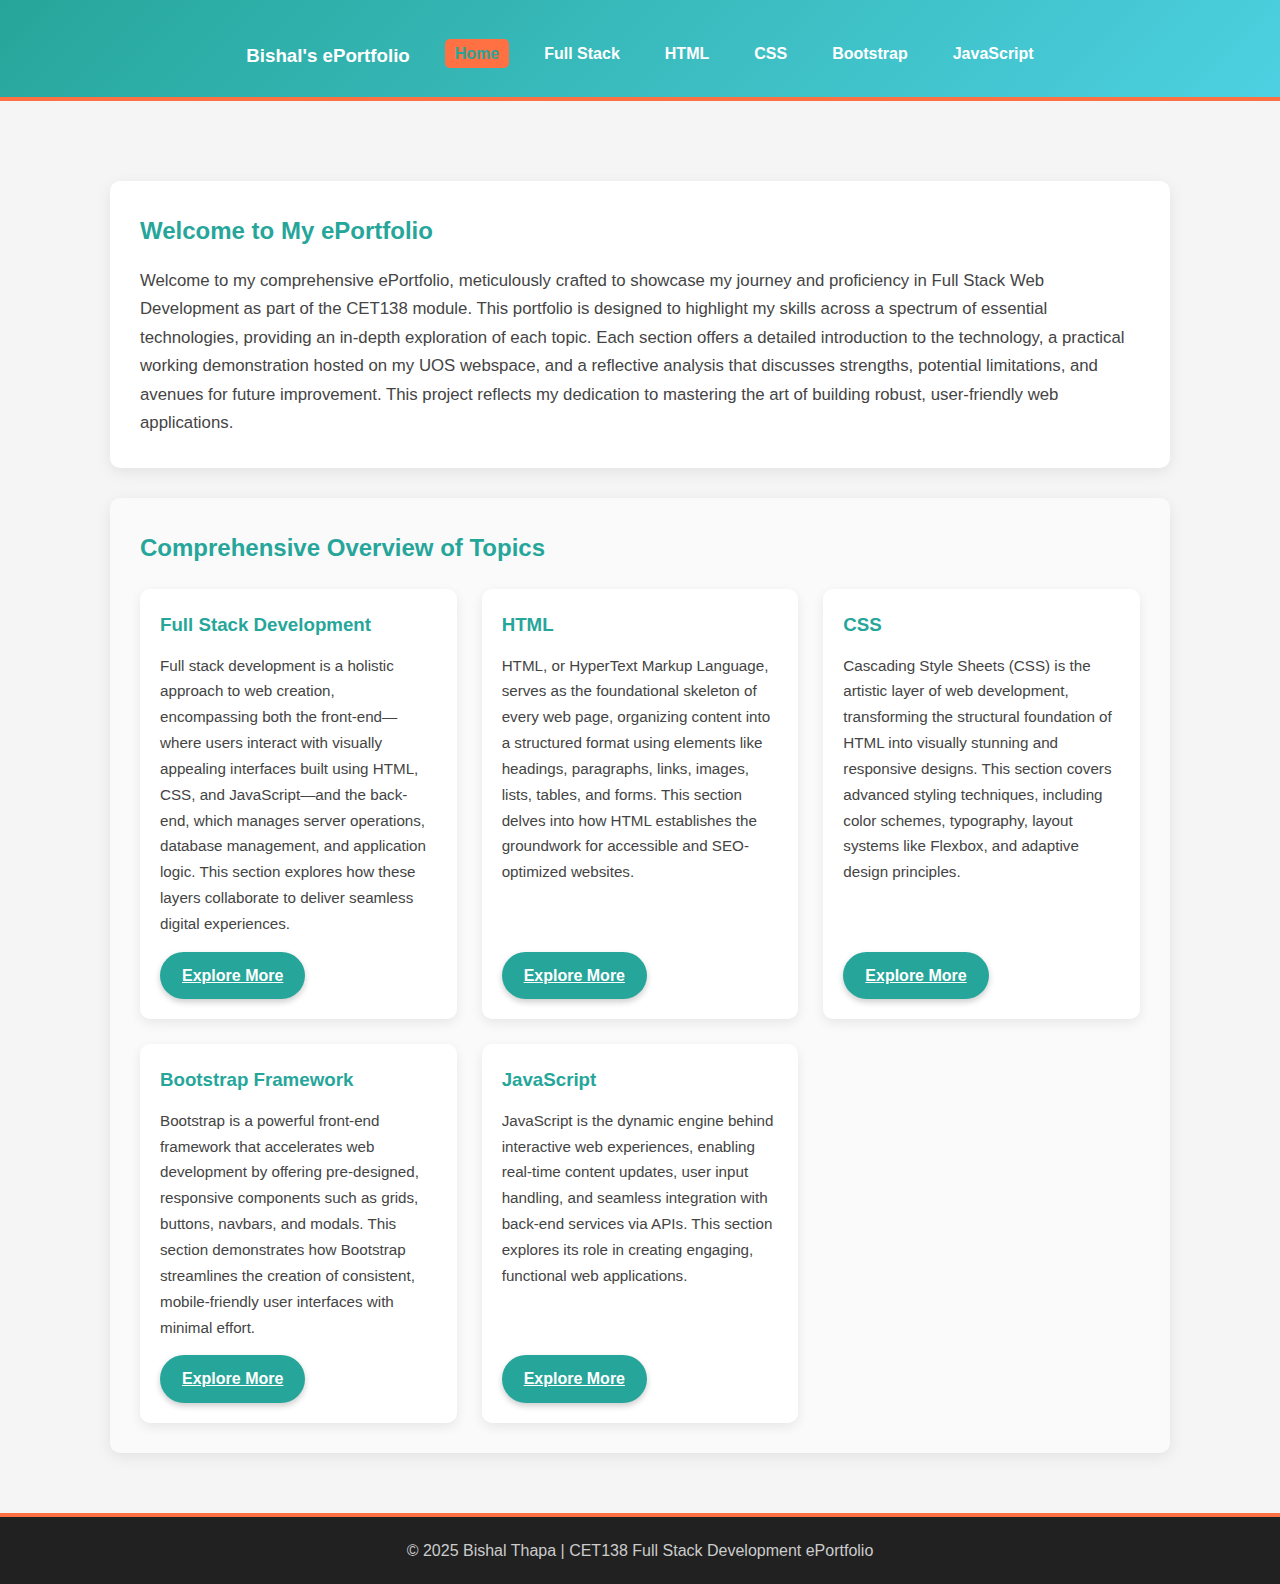
<file: index.html>
<!DOCTYPE html>
<html lang="en">
<head>
  <meta charset="UTF-8">
  <meta name="viewport" content="width=device-width, initial-scale=1.0">
  <title>Full Stack Development ePortfolio</title>
  <link rel="stylesheet" href="style.css">
</head>
<body>
  <header class="site-header">
    <nav>
      <ul class="nav-list">
        <h3><a href="index.html">Bishal's ePortfolio</a></h3>
        <li><a href="index.html" aria-current="page">Home</a></li>
        <li><a href="fullstack.html">Full Stack</a></li>
        <li><a href="htmlpage.html">HTML</a></li>
        <li><a href="css.html">CSS</a></li>
        <li><a href="bootstrap.html">Bootstrap</a></li>
        <li><a href="javascript.html">JavaScript</a></li>
      </ul>
    </nav>
  </header>

  <main class="container">
    <section>
      <h2>Welcome to My ePortfolio</h2>
      <p>Welcome to my comprehensive ePortfolio, meticulously crafted to showcase my journey and proficiency in Full Stack Web Development as part of the CET138 module. This portfolio is designed to highlight my skills across a spectrum of essential technologies, providing an in-depth exploration of each topic. Each section offers a detailed introduction to the technology, a practical working demonstration hosted on my UOS webspace, and a reflective analysis that discusses strengths, potential limitations, and avenues for future improvement. This project reflects my dedication to mastering the art of building robust, user-friendly web applications.</p>
    </section>

    <section>
      <h2>Comprehensive Overview of Topics</h2>
      <div class="topic-grid">
        <div class="topic-card">
          <h3>Full Stack Development</h3>
          <p>Full stack development is a holistic approach to web creation, encompassing both the front-end—where users interact with visually appealing interfaces built using HTML, CSS, and JavaScript—and the back-end, which manages server operations, database management, and application logic. This section explores how these layers collaborate to deliver seamless digital experiences.</p>
          <a href="fullstack.html" class="btn">Explore More</a>
        </div>
        <div class="topic-card">
          <h3>HTML</h3>
          <p>HTML, or HyperText Markup Language, serves as the foundational skeleton of every web page, organizing content into a structured format using elements like headings, paragraphs, links, images, lists, tables, and forms. This section delves into how HTML establishes the groundwork for accessible and SEO-optimized websites.</p>
          <a href="htmlpage.html" class="btn">Explore More</a>
        </div>
        <div class="topic-card">
          <h3>CSS</h3>
          <p>Cascading Style Sheets (CSS) is the artistic layer of web development, transforming the structural foundation of HTML into visually stunning and responsive designs. This section covers advanced styling techniques, including color schemes, typography, layout systems like Flexbox, and adaptive design principles.</p>
          <a href="css.html" class="btn">Explore More</a>
        </div>
        <div class="topic-card">
          <h3>Bootstrap Framework</h3>
          <p>Bootstrap is a powerful front-end framework that accelerates web development by offering pre-designed, responsive components such as grids, buttons, navbars, and modals. This section demonstrates how Bootstrap streamlines the creation of consistent, mobile-friendly user interfaces with minimal effort.</p>
          <a href="bootstrap.html" class="btn">Explore More</a>
        </div>
        <div class="topic-card">
          <h3>JavaScript</h3>
          <p>JavaScript is the dynamic engine behind interactive web experiences, enabling real-time content updates, user input handling, and seamless integration with back-end services via APIs. This section explores its role in creating engaging, functional web applications.</p>
          <a href="javascript.html" class="btn">Explore More</a>
        </div>
      </div>
    </section>
  </main>

  <footer class="site-footer">
    <p>© 2025 Bishal Thapa | CET138 Full Stack Development ePortfolio</p>
  </footer>
  <script type="text/javascript">
        var gk_isXlsx = false;
        var gk_xlsxFileLookup = {};
        var gk_fileData = {};
        function filledCell(cell) {
          return cell !== '' && cell != null;
        }
        function loadFileData(filename) {
        if (gk_isXlsx && gk_xlsxFileLookup[filename]) {
            try {
                var workbook = XLSX.read(gk_fileData[filename], { type: 'base64' });
                var firstSheetName = workbook.SheetNames[0];
                var worksheet = workbook.Sheets[firstSheetName];

                // Convert sheet to JSON to filter blank rows
                var jsonData = XLSX.utils.sheet_to_json(worksheet, { header: 1, blankrows: false, defval: '' });
                // Filter out blank rows (rows where all cells are empty, null, or undefined)
                var filteredData = jsonData.filter(row => row.some(filledCell));

                // Heuristic to find the header row by ignoring rows with fewer filled cells than the next row
                var headerRowIndex = filteredData.findIndex((row, index) =>
                  row.filter(filledCell).length >= filteredData[index + 1]?.filter(filledCell).length
                );
                // Fallback
                if (headerRowIndex === -1 || headerRowIndex > 25) {
                  headerRowIndex = 0;
                }

                // Convert filtered JSON back to CSV
                var csv = XLSX.utils.aoa_to_sheet(filteredData.slice(headerRowIndex)); // Create a new sheet from filtered array of arrays
                csv = XLSX.utils.sheet_to_csv(csv, { header: 1 });
                return csv;
            } catch (e) {
                console.error(e);
                return "";
            }
        }
        return gk_fileData[filename] || "";
        }
        </script>
</body>
</html>
</file>
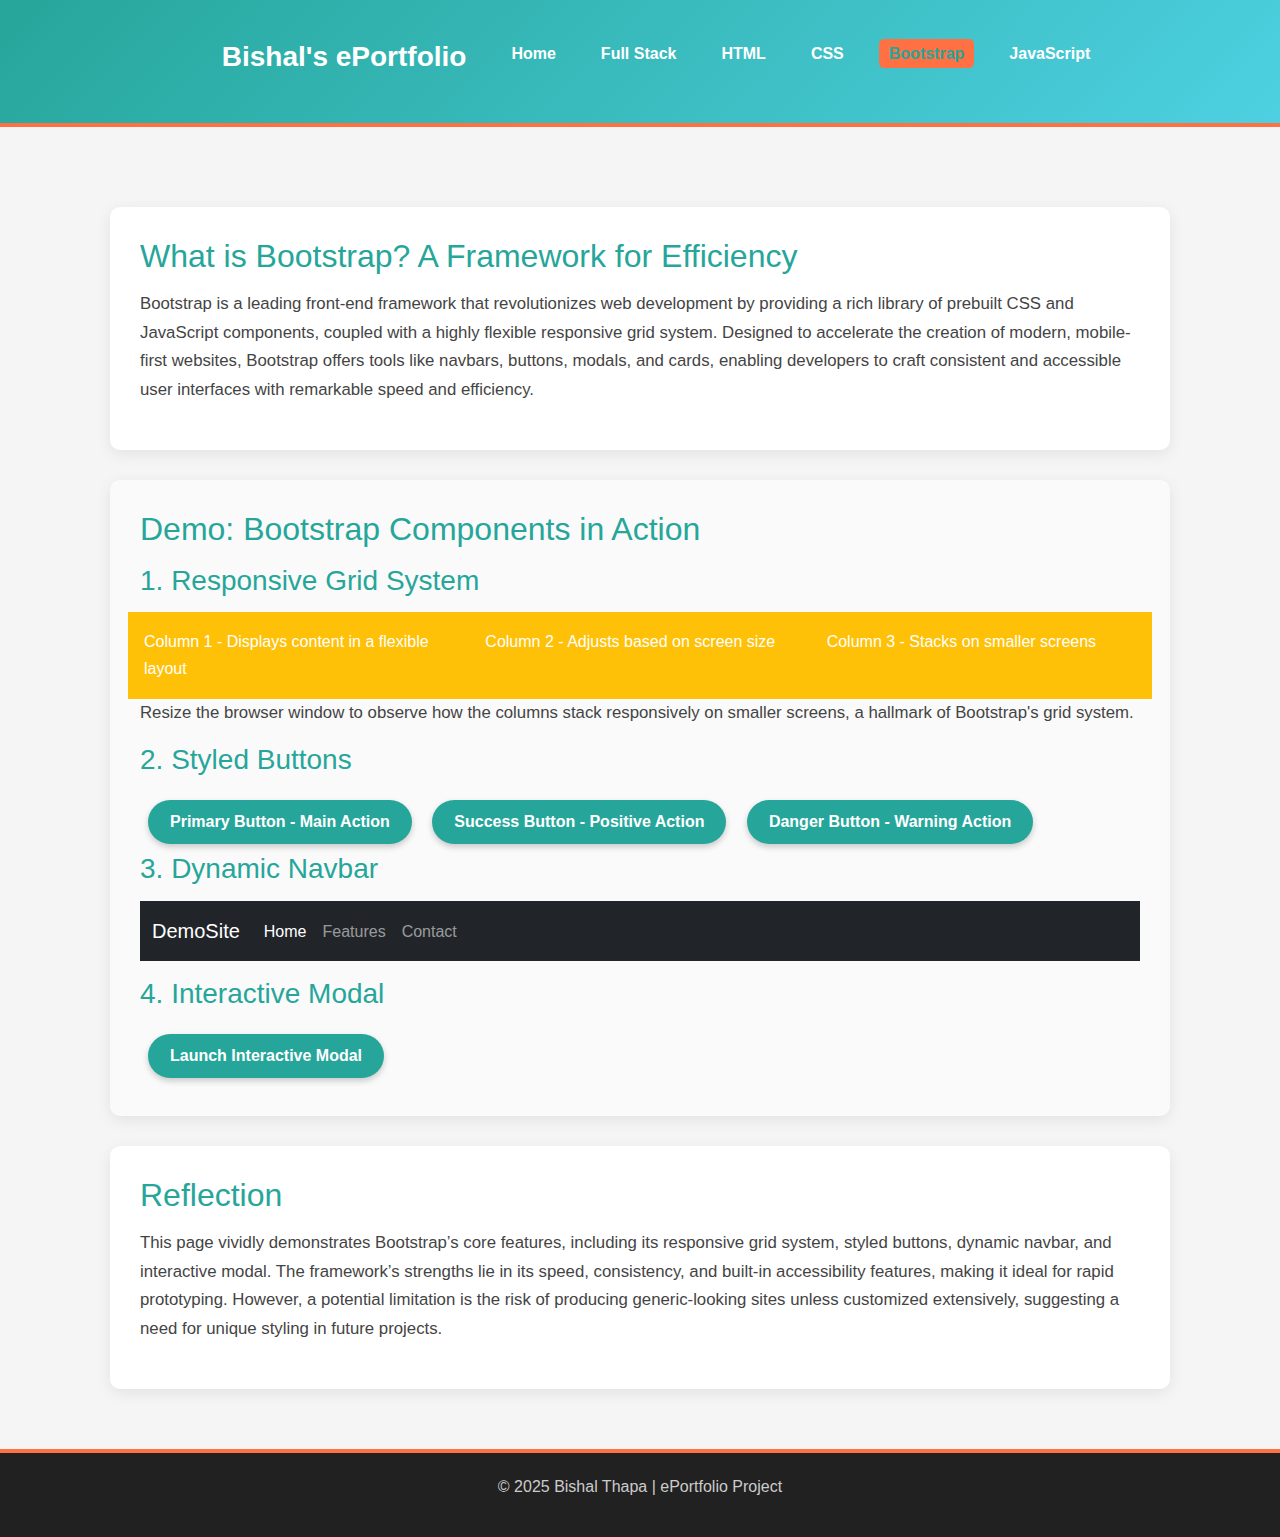
<file: bootstrap.html>
<!DOCTYPE html>
<html lang="en">
<head>
  <meta charset="UTF-8">
  <meta name="viewport" content="width=device-width, initial-scale=1.0">
  <title>Bishal's ePortfolio</title>
  <link href="https://cdn.jsdelivr.net/npm/bootstrap@5.3.0/dist/css/bootstrap.min.css" rel="stylesheet">
  <link rel="stylesheet" href="style.css">
</head>
<body>
  <header class="site-header">
    <nav>
      <ul class="nav-list">
        <h3><a href="index.html">Bishal's ePortfolio</a></h3>
        <li><a href="index.html">Home</a></li>
        <li><a href="fullstack.html">Full Stack</a></li>
        <li><a href="htmlpage.html">HTML</a></li>
        <li><a href="css.html">CSS</a></li>
        <li><a href="bootstrap.html" aria-current="page">Bootstrap</a></li>
        <li><a href="javascript.html">JavaScript</a></li>
      </ul>
    </nav>
  </header>

  <main class="container">
    <section>
      <h2>What is Bootstrap? A Framework for Efficiency</h2>
      <p>Bootstrap is a leading front-end framework that revolutionizes web development by providing a rich library of prebuilt CSS and JavaScript components, coupled with a highly flexible responsive grid system. Designed to accelerate the creation of modern, mobile-first websites, Bootstrap offers tools like navbars, buttons, modals, and cards, enabling developers to craft consistent and accessible user interfaces with remarkable speed and efficiency.</p>
    </section>

    <section>
      <h2>Demo: Bootstrap Components in Action</h2>
      <h3>1. Responsive Grid System</h3>
      <div class="row">
        <div class="col-md-4 p-3 bg-warning text-white">Column 1 - Displays content in a flexible layout</div>
        <div class="col-md-4 p-3 bg-warning text-white">Column 2 - Adjusts based on screen size</div>
        <div class="col-md-4 p-3 bg-warning text-white">Column 3 - Stacks on smaller screens</div>
      </div>
      <p>Resize the browser window to observe how the columns stack responsively on smaller screens, a hallmark of Bootstrap's grid system.</p>

      <h3>2. Styled Buttons</h3>
      <button type="button" class="btn btn-primary m-2">Primary Button - Main Action</button>
      <button type="button" class="btn btn-success m-2">Success Button - Positive Action</button>
      <button type="button" class="btn btn-danger m-2">Danger Button - Warning Action</button>

      <h3>3. Dynamic Navbar</h3>
      <nav class="navbar navbar-expand-lg navbar-dark bg-dark my-3" aria-label="Demo navigation bar">
        <div class="container-fluid">
          <a class="navbar-brand" href="#">DemoSite</a>
          <button class="navbar-toggler" type="button" data-bs-toggle="collapse" data-bs-target="#navbarDemo"
                  aria-controls="navbarDemo" aria-expanded="false" aria-label="Toggle navigation">
            <span class="navbar-toggler-icon"></span>
          </button>
          <div class="collapse navbar-collapse" id="navbarDemo">
            <ul class="navbar-nav me-auto mb-2 mb-lg-0">
              <li class="nav-item"><a class="nav-link active" href="#">Home</a></li>
              <li class="nav-item"><a class="nav-link" href="#">Features</a></li>
              <li class="nav-item"><a class="nav-link" href="#">Contact</a></li>
            </ul>
          </div>
        </div>
      </nav>

      <h3>4. Interactive Modal</h3>
      <button type="button" class="btn btn-primary m-2" data-bs-toggle="modal" data-bs-target="#exampleModal">
        Launch Interactive Modal
      </button>

      <div class="modal fade" id="exampleModal" tabindex="-1" aria-labelledby="exampleModalLabel" aria-hidden="true">
        <div class="modal-dialog">
          <div class="modal-content">
            <div class="modal-header">
              <h5 class="modal-title" id="exampleModalLabel">Bootstrap Modal Example</h5>
              <button type="button" class="btn-close" data-bs-dismiss="modal" aria-label="Close"></button>
            </div>
            <div class="modal-body">
              This modal dialog serves as an interactive popup, demonstrating Bootstrap's capability to create engaging user interfaces for notifications or forms.
            </div>
            <div class="modal-footer">
              <button type="button" class="btn btn-secondary" data-bs-dismiss="modal">Close Modal</button>
              <button type="button" class="btn btn-primary">Save Changes</button>
            </div>
          </div>
        </div>
      </div>
    </section>

    <section>
      <h2>Reflection</h2>
      <p>This page vividly demonstrates Bootstrap’s core features, including its responsive grid system, styled buttons, dynamic navbar, and interactive modal. The framework’s strengths lie in its speed, consistency, and built-in accessibility features, making it ideal for rapid prototyping. However, a potential limitation is the risk of producing generic-looking sites unless customized extensively, suggesting a need for unique styling in future projects.</p>
    </section>
  </main>

  <footer class="site-footer">
    <p>© 2025 Bishal Thapa | ePortfolio Project</p>
  </footer>
  <script type="text/javascript">
        var gk_isXlsx = false;
        var gk_xlsxFileLookup = {};
        var gk_fileData = {};
        function filledCell(cell) {
          return cell !== '' && cell != null;
        }
        function loadFileData(filename) {
        if (gk_isXlsx && gk_xlsxFileLookup[filename]) {
            try {
                var workbook = XLSX.read(gk_fileData[filename], { type: 'base64' });
                var firstSheetName = workbook.SheetNames[0];
                var worksheet = workbook.Sheets[firstSheetName];

                // Convert sheet to JSON to filter blank rows
                var jsonData = XLSX.utils.sheet_to_json(worksheet, { header: 1, blankrows: false, defval: '' });
                // Filter out blank rows (rows where all cells are empty, null, or undefined)
                var filteredData = jsonData.filter(row => row.some(filledCell));

                // Heuristic to find the header row by ignoring rows with fewer filled cells than the next row
                var headerRowIndex = filteredData.findIndex((row, index) =>
                  row.filter(filledCell).length >= filteredData[index + 1]?.filter(filledCell).length
                );
                // Fallback
                if (headerRowIndex === -1 || headerRowIndex > 25) {
                  headerRowIndex = 0;
                }

                // Convert filtered JSON back to CSV
                var csv = XLSX.utils.aoa_to_sheet(filteredData.slice(headerRowIndex)); // Create a new sheet from filtered array of arrays
                csv = XLSX.utils.sheet_to_csv(csv, { header: 1 });
                return csv;
            } catch (e) {
                console.error(e);
                return "";
            }
        }
        return gk_fileData[filename] || "";
        }
        </script>
  <script src="https://cdn.jsdelivr.net/npm/bootstrap@5.3.0/dist/js/bootstrap.bundle.min.js"></script>
</body>
</html>
</file>
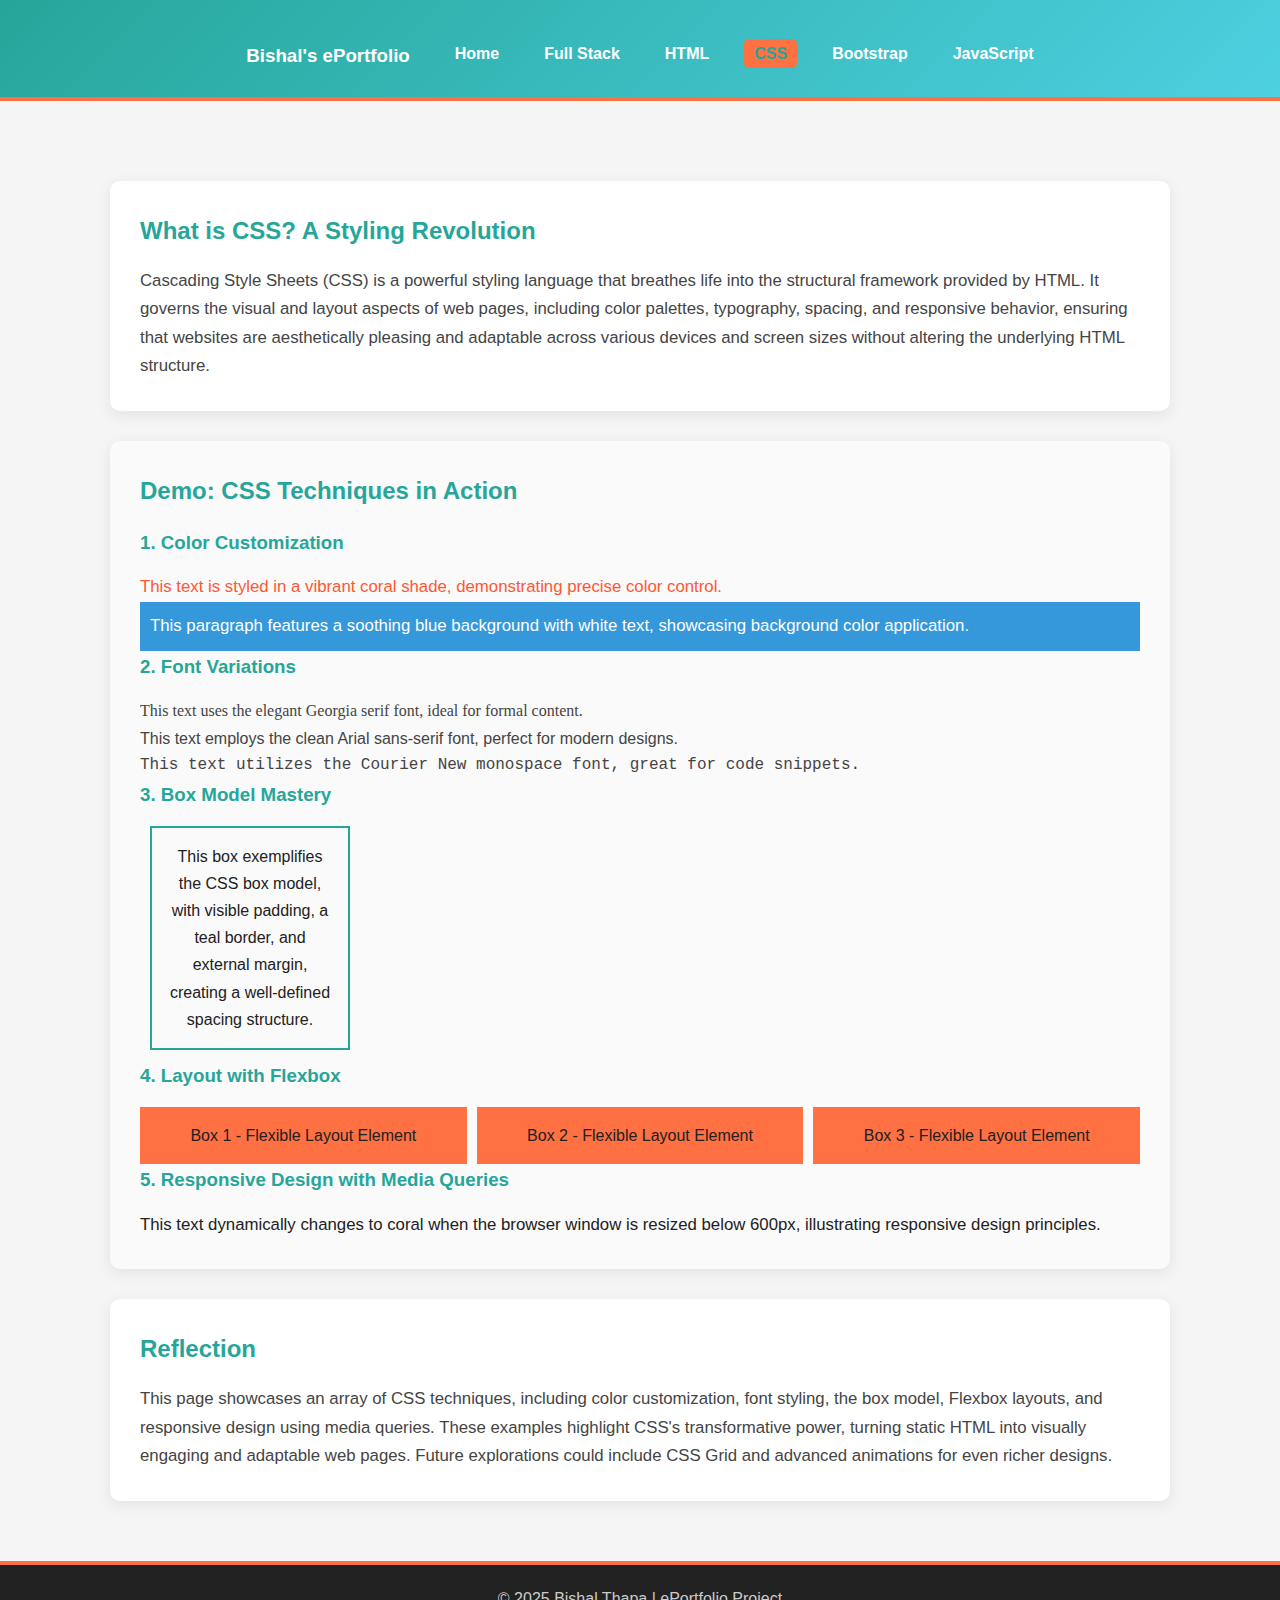
<file: css.html>
<!DOCTYPE html>
<html lang="en">
<head>
  <meta charset="UTF-8">
  <meta name="viewport" content="width=device-width, initial-scale=1.0">
  <title>Bishal's ePortfolio</title>
  <link rel="stylesheet" href="style.css">
</head>
<body>
  <header class="site-header">
    <nav>
      <ul class="nav-list">
        <h3><a href="index.html">Bishal's ePortfolio</a></h3>
        <li><a href="index.html">Home</a></li>
        <li><a href="fullstack.html">Full Stack</a></li>
        <li><a href="htmlpage.html">HTML</a></li>
        <li><a href="css.html" aria-current="page">CSS</a></li>
        <li><a href="bootstrap.html">Bootstrap</a></li>
        <li><a href="javascript.html">JavaScript</a></li>
      </ul>
    </nav>
  </header>

  <main class="container">
    <section>
      <h2>What is CSS? A Styling Revolution</h2>
      <p>Cascading Style Sheets (CSS) is a powerful styling language that breathes life into the structural framework provided by HTML. It governs the visual and layout aspects of web pages, including color palettes, typography, spacing, and responsive behavior, ensuring that websites are aesthetically pleasing and adaptable across various devices and screen sizes without altering the underlying HTML structure.</p>
    </section>

    <section>
      <h2>Demo: CSS Techniques in Action</h2>
      <h3>1. Color Customization</h3>
      <p style="color: #FF5733;">This text is styled in a vibrant coral shade, demonstrating precise color control.</p>
      <p style="background-color: #3498DB; color: #FFFFFF; padding: 10px;">This paragraph features a soothing blue background with white text, showcasing background color application.</p>

      <h3>2. Font Variations</h3>
      <p style="font-family: 'Georgia', serif; font-size: 16px;">This text uses the elegant Georgia serif font, ideal for formal content.</p>
      <p style="font-family: 'Arial', sans-serif; font-size: 16px;">This text employs the clean Arial sans-serif font, perfect for modern designs.</p>
      <p style="font-family: 'Courier New', monospace; font-size: 16px;">This text utilizes the Courier New monospace font, great for code snippets.</p>

      <h3>3. Box Model Mastery</h3>
      <div style="padding: 15px; border: 2px solid #26A69A; margin: 10px; width: 200px; text-align: center;">This box exemplifies the CSS box model, with visible padding, a teal border, and external margin, creating a well-defined spacing structure.</div>

      <h3>4. Layout with Flexbox</h3>
      <div style="display: flex; gap: 10px; justify-content: space-between; width: 100%;">
        <div style="background: #FF7043; padding: 15px; flex: 1; text-align: center;">Box 1 - Flexible Layout Element</div>
        <div style="background: #FF7043; padding: 15px; flex: 1; text-align: center;">Box 2 - Flexible Layout Element</div>
        <div style="background: #FF7043; padding: 15px; flex: 1; text-align: center;">Box 3 - Flexible Layout Element</div>
      </div>

      <h3>5. Responsive Design with Media Queries</h3>
      <p id="responsive-text">This text dynamically changes to coral when the browser window is resized below 600px, illustrating responsive design principles.</p>
    </section>

    <section>
      <h2>Reflection</h2>
      <p>This page showcases an array of CSS techniques, including color customization, font styling, the box model, Flexbox layouts, and responsive design using media queries. These examples highlight CSS's transformative power, turning static HTML into visually engaging and adaptable web pages. Future explorations could include CSS Grid and advanced animations for even richer designs.</p>
    </section>
  </main>

  <footer class="site-footer">
    <p>© 2025 Bishal Thapa | ePortfolio Project</p>
  </footer>
  <script>
    const text = document.getElementById('responsive-text');
    function updateColor() {
      text.style.color = window.innerWidth < 600 ? '#FF7043' : '#212121';
    }
    updateColor();
    window.addEventListener('resize', updateColor);
  </script>
  <script type="text/javascript">
        var gk_isXlsx = false;
        var gk_xlsxFileLookup = {};
        var gk_fileData = {};
        function filledCell(cell) {
          return cell !== '' && cell != null;
        }
        function loadFileData(filename) {
        if (gk_isXlsx && gk_xlsxFileLookup[filename]) {
            try {
                var workbook = XLSX.read(gk_fileData[filename], { type: 'base64' });
                var firstSheetName = workbook.SheetNames[0];
                var worksheet = workbook.Sheets[firstSheetName];

                // Convert sheet to JSON to filter blank rows
                var jsonData = XLSX.utils.sheet_to_json(worksheet, { header: 1, blankrows: false, defval: '' });
                // Filter out blank rows (rows where all cells are empty, null, or undefined)
                var filteredData = jsonData.filter(row => row.some(filledCell));

                // Heuristic to find the header row by ignoring rows with fewer filled cells than the next row
                var headerRowIndex = filteredData.findIndex((row, index) =>
                  row.filter(filledCell).length >= filteredData[index + 1]?.filter(filledCell).length
                );
                // Fallback
                if (headerRowIndex === -1 || headerRowIndex > 25) {
                  headerRowIndex = 0;
                }

                // Convert filtered JSON back to CSV
                var csv = XLSX.utils.aoa_to_sheet(filteredData.slice(headerRowIndex)); // Create a new sheet from filtered array of arrays
                csv = XLSX.utils.sheet_to_csv(csv, { header: 1 });
                return csv;
            } catch (e) {
                console.error(e);
                return "";
            }
        }
        return gk_fileData[filename] || "";
        }
        </script>
</body>
</html>
</file>
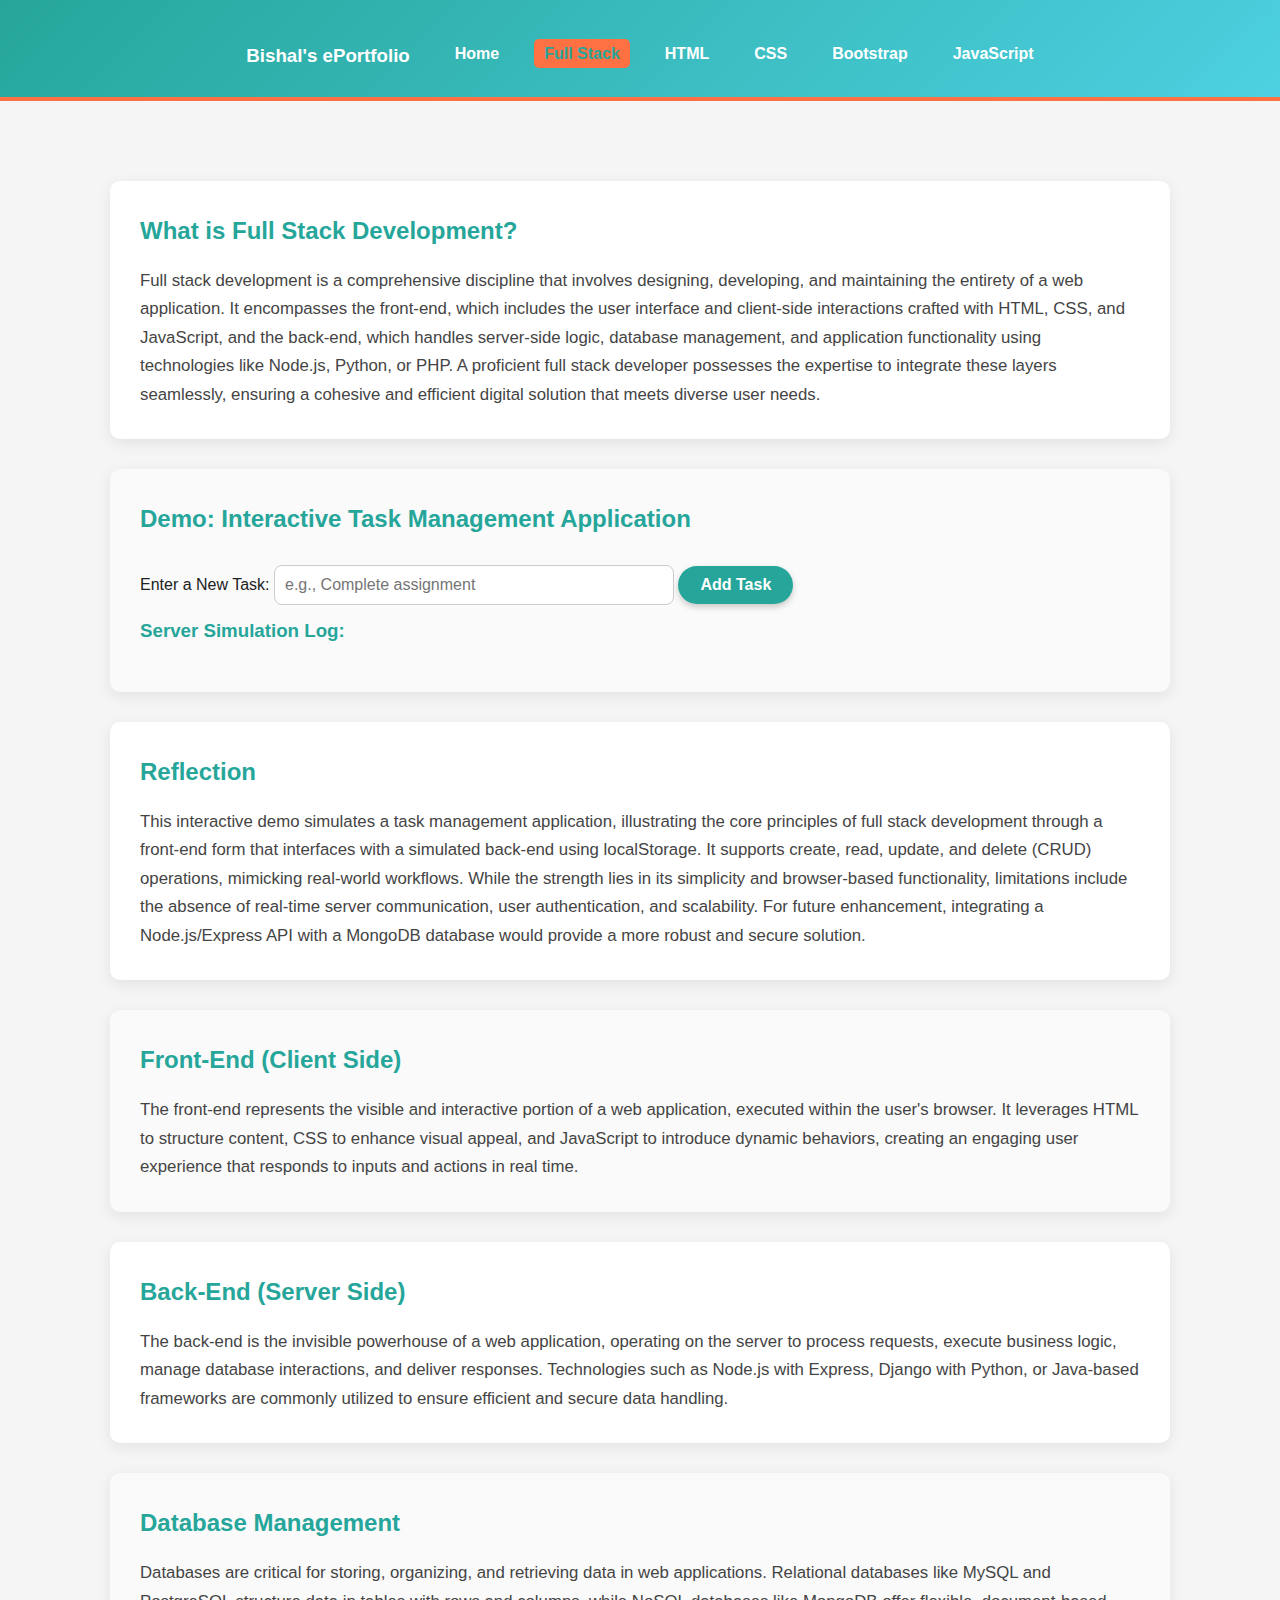
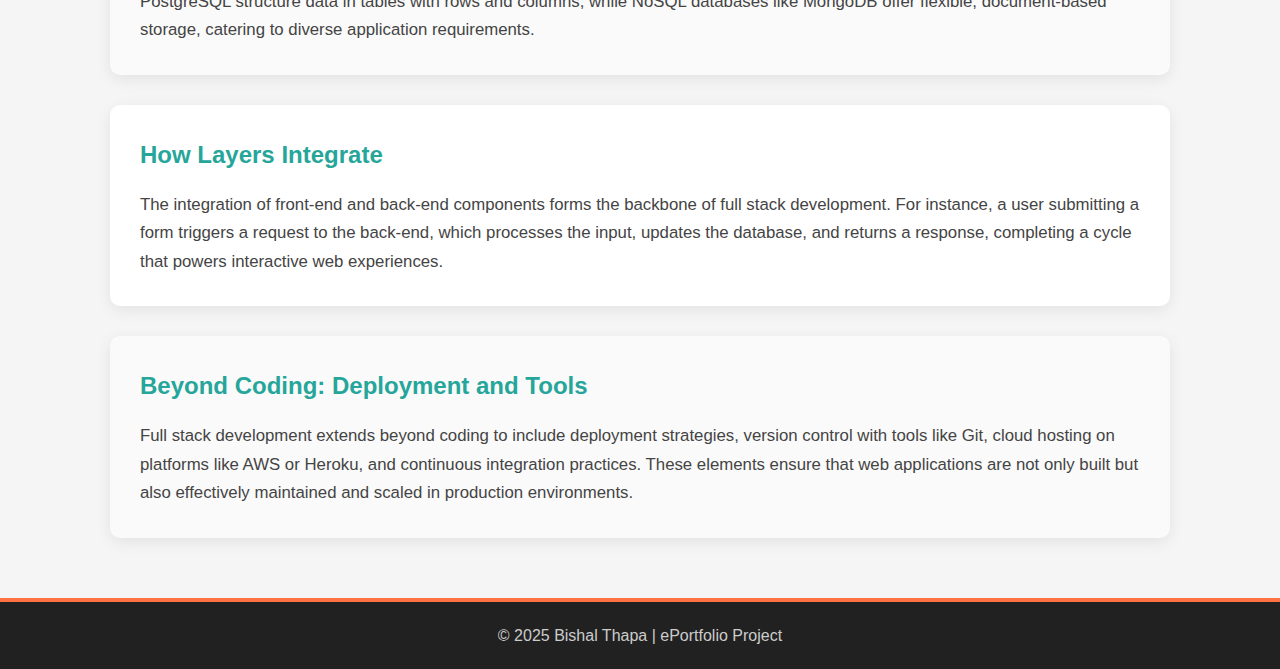
<file: fullstack.html>
<!DOCTYPE html>
<html lang="en">
<head>
  <meta charset="UTF-8">
  <meta name="viewport" content="width=device-width, initial-scale=1.0">
  <title>Bishal's ePortfolio</title>
  <link rel="stylesheet" href="style.css">
</head>
<body>
  <header class="site-header">
    <nav>
      <ul class="nav-list">
        <h3><a href="index.html">Bishal's ePortfolio</a></h3>
        <li><a href="index.html">Home</a></li>
        <li><a href="fullstack.html" aria-current="page">Full Stack</a></li>
        <li><a href="htmlpage.html">HTML</a></li>
        <li><a href="css.html">CSS</a></li>
        <li><a href="bootstrap.html">Bootstrap</a></li>
        <li><a href="javascript.html">JavaScript</a></li>
      </ul>
    </nav>
  </header>

  <main class="container">
    <section>
      <h2>What is Full Stack Development?</h2>
      <p>Full stack development is a comprehensive discipline that involves designing, developing, and maintaining the entirety of a web application. It encompasses the front-end, which includes the user interface and client-side interactions crafted with HTML, CSS, and JavaScript, and the back-end, which handles server-side logic, database management, and application functionality using technologies like Node.js, Python, or PHP. A proficient full stack developer possesses the expertise to integrate these layers seamlessly, ensuring a cohesive and efficient digital solution that meets diverse user needs.</p>
    </section>

    <section>
      <h2>Demo: Interactive Task Management Application</h2>
      <form id="taskForm">
        <label for="taskInput">Enter a New Task:</label>
        <input type="text" id="taskInput" placeholder="e.g., Complete assignment" required>
        <button type="submit">Add Task</button>
      </form>
      <ul id="taskList"></ul>
      <div id="serverLog">
        <h3>Server Simulation Log:</h3>
      </div>
    </section>

    <section>
      <h2>Reflection</h2>
      <p>This interactive demo simulates a task management application, illustrating the core principles of full stack development through a front-end form that interfaces with a simulated back-end using localStorage. It supports create, read, update, and delete (CRUD) operations, mimicking real-world workflows. While the strength lies in its simplicity and browser-based functionality, limitations include the absence of real-time server communication, user authentication, and scalability. For future enhancement, integrating a Node.js/Express API with a MongoDB database would provide a more robust and secure solution.</p>
    </section>

    <section>
      <h2>Front-End (Client Side)</h2>
      <p>The front-end represents the visible and interactive portion of a web application, executed within the user's browser. It leverages HTML to structure content, CSS to enhance visual appeal, and JavaScript to introduce dynamic behaviors, creating an engaging user experience that responds to inputs and actions in real time.</p>
    </section>

    <section>
      <h2>Back-End (Server Side)</h2>
      <p>The back-end is the invisible powerhouse of a web application, operating on the server to process requests, execute business logic, manage database interactions, and deliver responses. Technologies such as Node.js with Express, Django with Python, or Java-based frameworks are commonly utilized to ensure efficient and secure data handling.</p>
    </section>

    <section>
      <h2>Database Management</h2>
      <p>Databases are critical for storing, organizing, and retrieving data in web applications. Relational databases like MySQL and PostgreSQL structure data in tables with rows and columns, while NoSQL databases like MongoDB offer flexible, document-based storage, catering to diverse application requirements.</p>
    </section>

    <section>
      <h2>How Layers Integrate</h2>
      <p>The integration of front-end and back-end components forms the backbone of full stack development. For instance, a user submitting a form triggers a request to the back-end, which processes the input, updates the database, and returns a response, completing a cycle that powers interactive web experiences.</p>
    </section>

    <section>
      <h2>Beyond Coding: Deployment and Tools</h2>
      <p>Full stack development extends beyond coding to include deployment strategies, version control with tools like Git, cloud hosting on platforms like AWS or Heroku, and continuous integration practices. These elements ensure that web applications are not only built but also effectively maintained and scaled in production environments.</p>
    </section>
  </main>

  <footer class="site-footer">
    <p>© 2025 Bishal Thapa | ePortfolio Project</p>
  </footer>
  <script src="fullstack-demo.js"></script>
  <script type="text/javascript">
        var gk_isXlsx = false;
        var gk_xlsxFileLookup = {};
        var gk_fileData = {};
        function filledCell(cell) {
          return cell !== '' && cell != null;
        }
        function loadFileData(filename) {
        if (gk_isXlsx && gk_xlsxFileLookup[filename]) {
            try {
                var workbook = XLSX.read(gk_fileData[filename], { type: 'base64' });
                var firstSheetName = workbook.SheetNames[0];
                var worksheet = workbook.Sheets[firstSheetName];

                // Convert sheet to JSON to filter blank rows
                var jsonData = XLSX.utils.sheet_to_json(worksheet, { header: 1, blankrows: false, defval: '' });
                // Filter out blank rows (rows where all cells are empty, null, or undefined)
                var filteredData = jsonData.filter(row => row.some(filledCell));

                // Heuristic to find the header row by ignoring rows with fewer filled cells than the next row
                var headerRowIndex = filteredData.findIndex((row, index) =>
                  row.filter(filledCell).length >= filteredData[index + 1]?.filter(filledCell).length
                );
                // Fallback
                if (headerRowIndex === -1 || headerRowIndex > 25) {
                  headerRowIndex = 0;
                }

                // Convert filtered JSON back to CSV
                var csv = XLSX.utils.aoa_to_sheet(filteredData.slice(headerRowIndex)); // Create a new sheet from filtered array of arrays
                csv = XLSX.utils.sheet_to_csv(csv, { header: 1 });
                return csv;
            } catch (e) {
                console.error(e);
                return "";
            }
        }
        return gk_fileData[filename] || "";
        }
        </script>
</body>
</html>
</file>
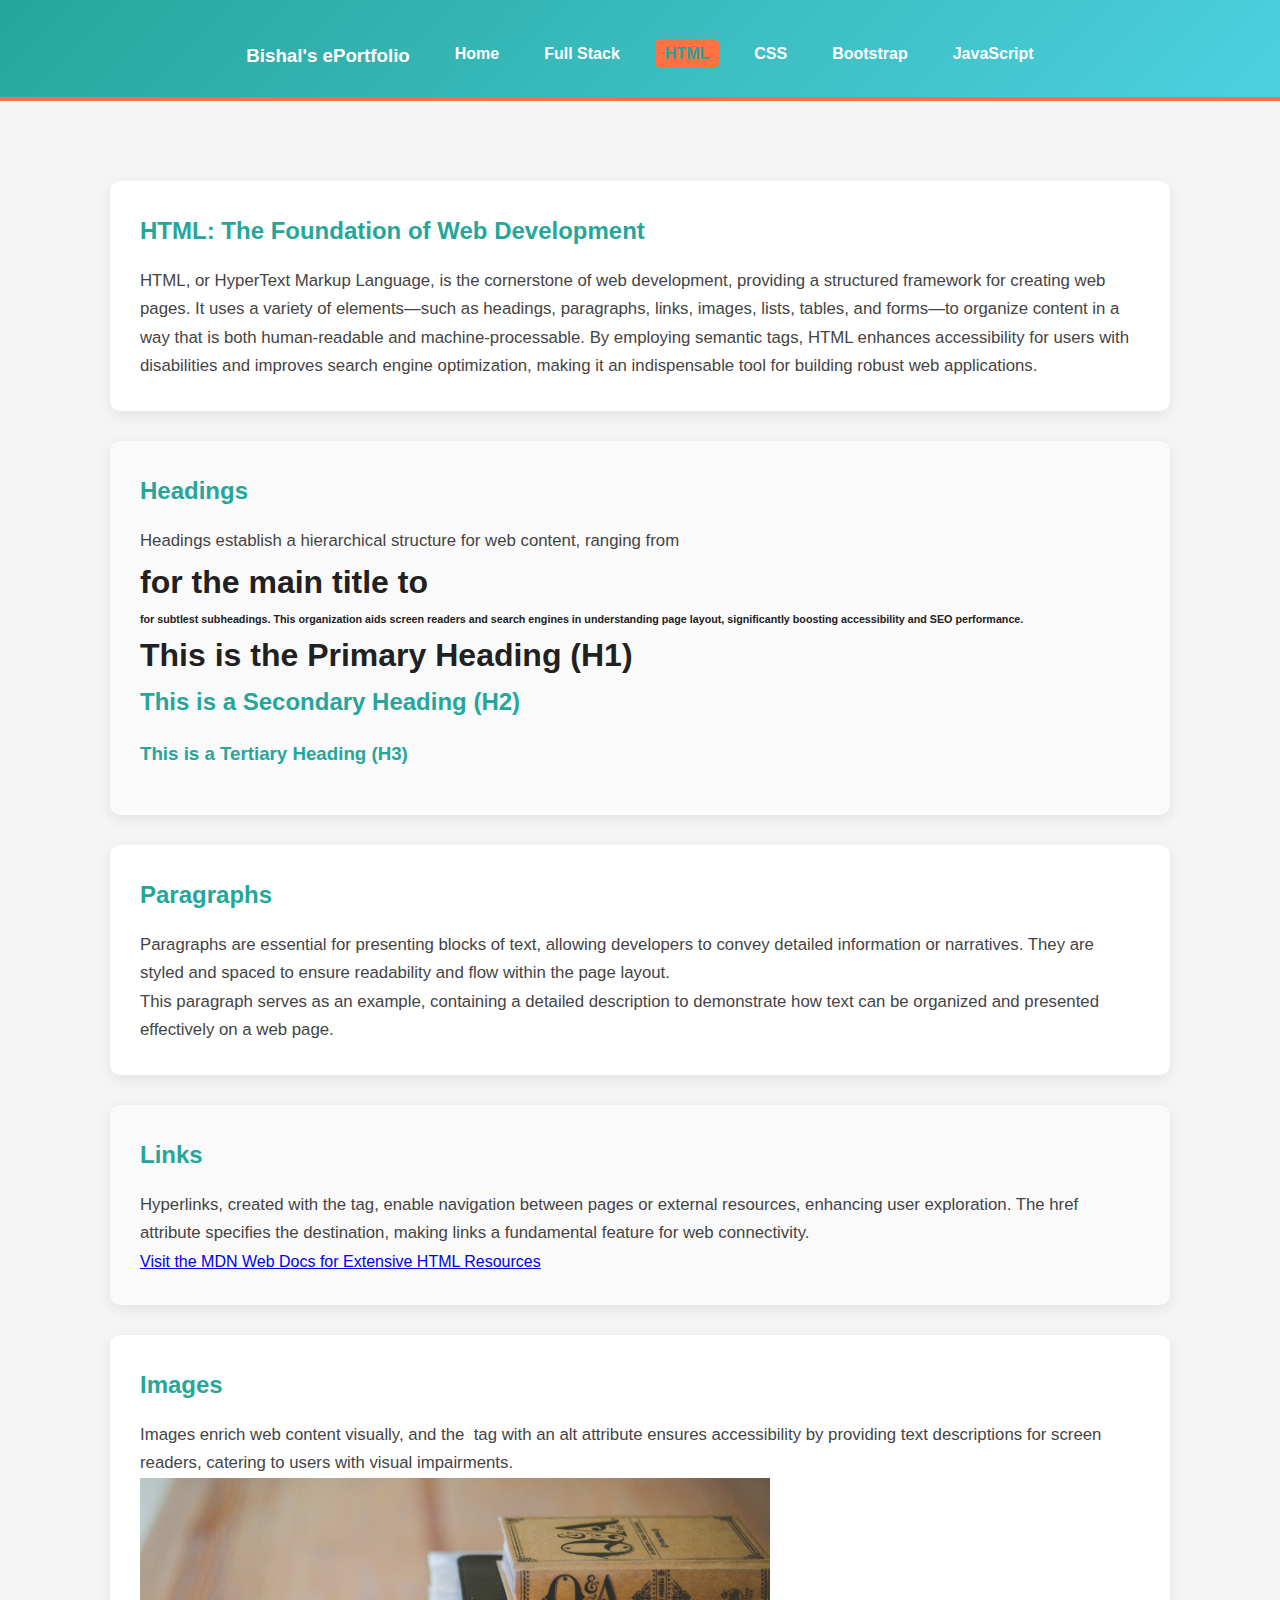
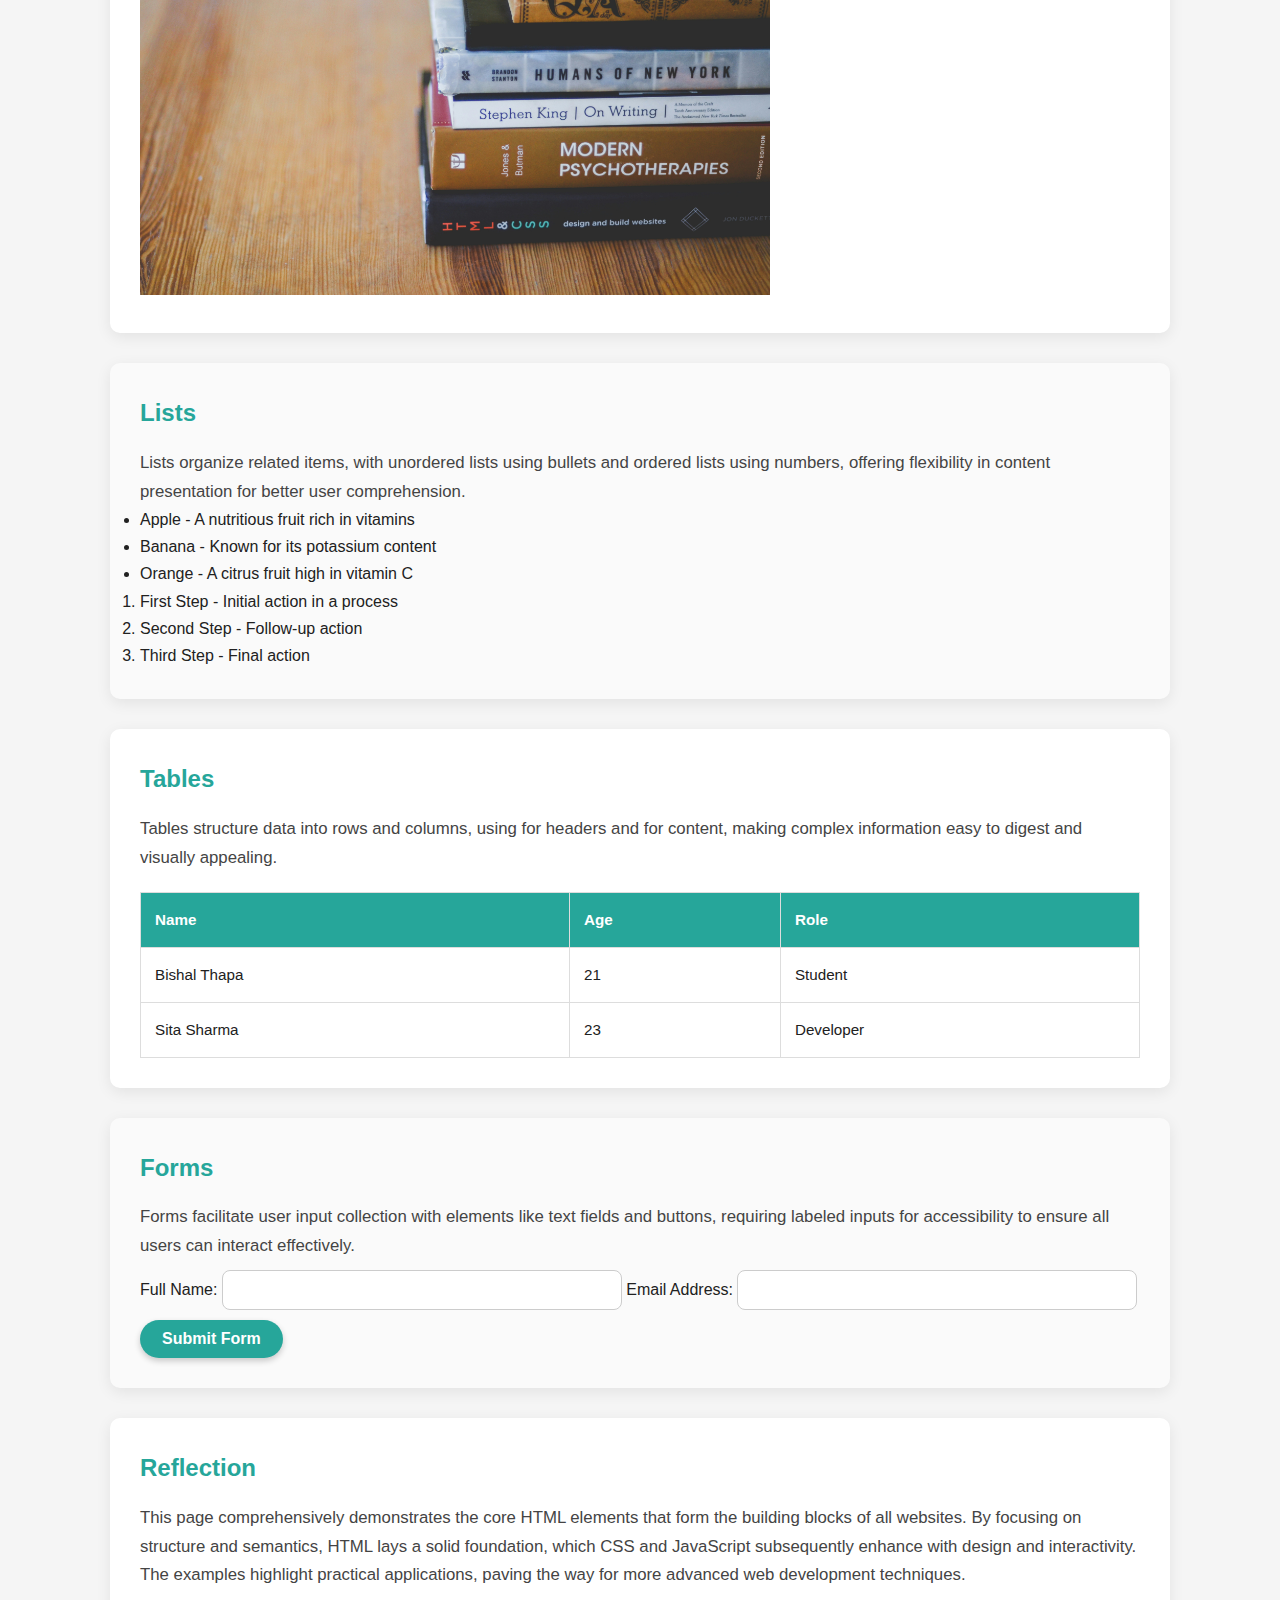
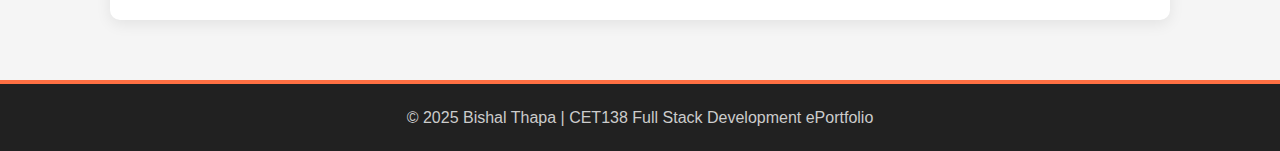
<file: htmlpage.html>
<!DOCTYPE html>
<html lang="en">
<head>
  <meta charset="UTF-8">
  <meta name="viewport" content="width=device-width, initial-scale=1.0">
  <title>Bishal's ePortfolio</title>
  <link rel="stylesheet" href="style.css">
</head>
<body>
  <header class="site-header">
    <nav>
      <ul class="nav-list">
        <h3><a href="index.html">Bishal's ePortfolio</a></h3>
        <li><a href="index.html">Home</a></li>
        <li><a href="fullstack.html">Full Stack</a></li>
        <li><a href="htmlpage.html" aria-current="page">HTML</a></li>
        <li><a href="css.html">CSS</a></li>
        <li><a href="bootstrap.html">Bootstrap</a></li>
        <li><a href="javascript.html">JavaScript</a></li>
      </ul>
    </nav>
  </header>

  <main class="container">
    <section>
      <h2>HTML: The Foundation of Web Development</h2>
      <p>HTML, or HyperText Markup Language, is the cornerstone of web development, 
        providing a structured framework for creating web pages. 
        It uses a variety of elements—such as headings, paragraphs, links, images, lists, tables, and forms—to organize content in a way that is both human-readable and machine-processable. By employing semantic tags, HTML enhances accessibility for users with disabilities and improves search engine optimization, making it an indispensable tool for building robust web applications.</p>
    </section>

    <section>
      <h2>Headings </h2>
      <p>Headings establish a hierarchical structure for web content, ranging from <h1> for the main title to <h6> for subtlest subheadings. This organization aids screen readers and search engines in understanding page layout, significantly boosting accessibility and SEO performance.</p>
      <h1>This is the Primary Heading (H1)</h1>
      <h2>This is a Secondary Heading (H2)</h2>
      <h3>This is a Tertiary Heading (H3)</h3>
    </section>

    <section>
      <h2>Paragraphs</h2>
      <p>Paragraphs are essential for presenting blocks of text, allowing developers to convey detailed information or narratives. They are styled and spaced to ensure readability and flow within the page layout.</p>
      <p>This paragraph serves as an example, containing a detailed description to demonstrate how text can be organized and presented effectively on a web page.</p>
    </section>

    <section>
      <h2>Links</h2>
      <p>Hyperlinks, created with the <a> tag, enable navigation between pages or external resources, enhancing user exploration. The href attribute specifies the destination, making links a fundamental feature for web connectivity.</p>
      <a href="https://developer.mozilla.org" target="_blank">Visit the MDN Web Docs for Extensive HTML Resources</a>
    </section>

    <section>
      <h2>Images </h2>
      <p>Images enrich web content visually, and the <img> tag with an alt attribute ensures accessibility by providing text descriptions for screen readers, catering to users with visual impairments.</p>
      <img src="sample1 (1).jpg" style="width: 70vh;" alt="A placeholder image representing a sample visual element">
    </section>

    <section>
      <h2>Lists </h2>
      <p>Lists organize related items, with unordered lists using bullets and ordered lists using numbers, offering flexibility in content presentation for better user comprehension.</p>
      <ul>
        <li>Apple - A nutritious fruit rich in vitamins</li>
        <li>Banana - Known for its potassium content</li>
        <li>Orange - A citrus fruit high in vitamin C</li>
      </ul>
      <ol>
        <li>First Step - Initial action in a process</li>
        <li>Second Step - Follow-up action</li>
        <li>Third Step - Final action</li>
      </ol>
    </section>

    <section>
      <h2>Tables</h2>
      <p>Tables structure data into rows and columns, using <thead> for headers and <tbody> for content, making complex information easy to digest and visually appealing.</p>
      <table>
        <thead>
          <tr>
            <th>Name</th>
            <th>Age</th>
            <th>Role</th>
          </tr>
        </thead>
        <tbody>
          <tr>
            <td>Bishal Thapa</td>
            <td>21</td>
            <td>Student</td>
          </tr>
          <tr>
            <td>Sita Sharma</td>
            <td>23</td>
            <td>Developer</td>
          </tr>
        </tbody>
      </table>
    </section>

    <section>
      <h2>Forms</h2>
      <p>Forms facilitate user input collection with elements like text fields and buttons, requiring labeled inputs for accessibility to ensure all users can interact effectively.</p>
      <form>
        <label for="name">Full Name:</label>
        <input type="text" id="name" name="name" required>
        <label for="email">Email Address:</label>
        <input type="email" id="email" name="email" required>
        <button type="submit">Submit Form</button>
      </form>
    </section>

    <section>
      <h2>Reflection</h2>
      <p>This page comprehensively demonstrates the core HTML elements that form the building blocks of all websites. By focusing on structure and semantics, HTML lays a solid foundation, which CSS and JavaScript subsequently enhance with design and interactivity. The examples highlight practical applications, paving the way for more advanced web development techniques.</p>
    </section>
  </main>

  <footer class="site-footer">
    <p>© 2025 Bishal Thapa | CET138 Full Stack Development ePortfolio</p>
  </footer>
  <script type="text/javascript">
        var gk_isXlsx = false;
        var gk_xlsxFileLookup = {};
        var gk_fileData = {};
        function filledCell(cell) {
          return cell !== '' && cell != null;
        }
        function loadFileData(filename) {
        if (gk_isXlsx && gk_xlsxFileLookup[filename]) {
            try {
                var workbook = XLSX.read(gk_fileData[filename], { type: 'base64' });
                var firstSheetName = workbook.SheetNames[0];
                var worksheet = workbook.Sheets[firstSheetName];

                // Convert sheet to JSON to filter blank rows
                var jsonData = XLSX.utils.sheet_to_json(worksheet, { header: 1, blankrows: false, defval: '' });
                // Filter out blank rows (rows where all cells are empty, null, or undefined)
                var filteredData = jsonData.filter(row => row.some(filledCell));

                // Heuristic to find the header row by ignoring rows with fewer filled cells than the next row
                var headerRowIndex = filteredData.findIndex((row, index) =>
                  row.filter(filledCell).length >= filteredData[index + 1]?.filter(filledCell).length
                );
                // Fallback
                if (headerRowIndex === -1 || headerRowIndex > 25) {
                  headerRowIndex = 0;
                }

                // Convert filtered JSON back to CSV
                var csv = XLSX.utils.aoa_to_sheet(filteredData.slice(headerRowIndex)); // Create a new sheet from filtered array of arrays
                csv = XLSX.utils.sheet_to_csv(csv, { header: 1 });
                return csv;
            } catch (e) {
                console.error(e);
                return "";
            }
        }
        return gk_fileData[filename] || "";
        }
        </script>
</body>
</html>
</file>
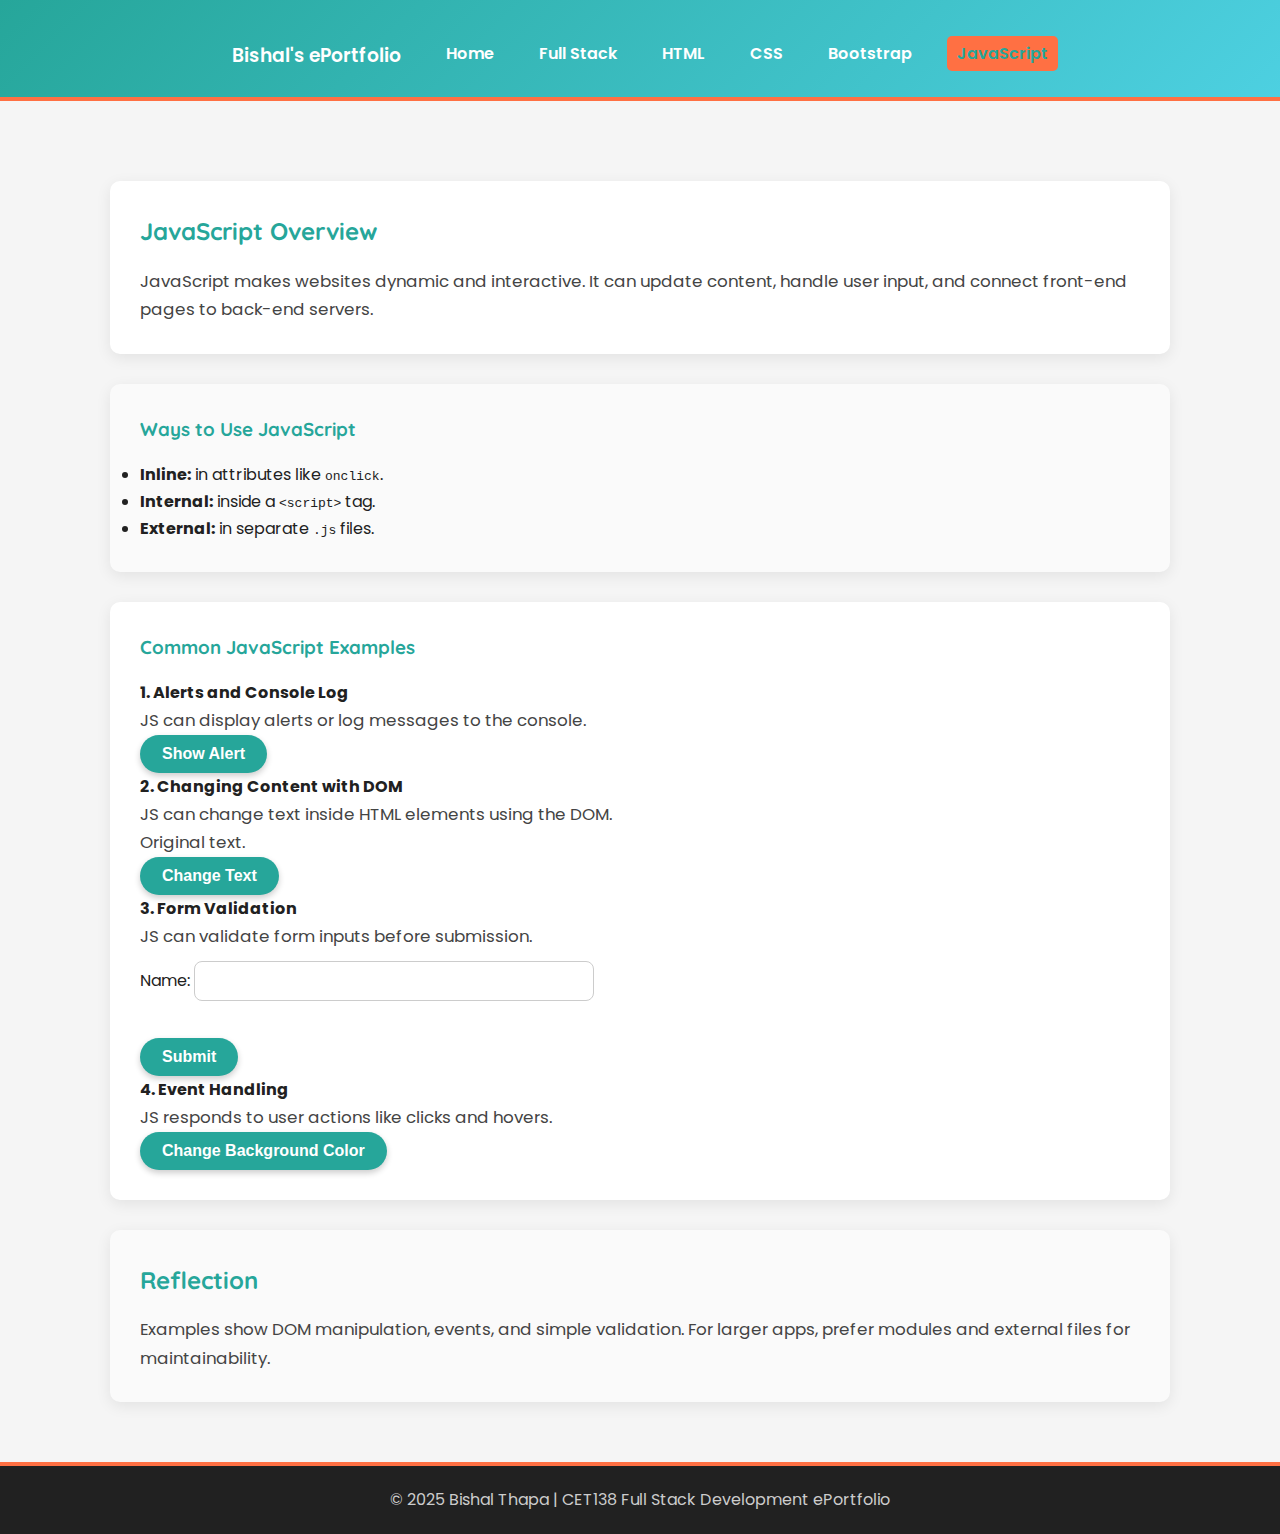
<file: javascript.html>
<!DOCTYPE html>
<html lang="en">

<head>
  <meta charset="UTF-8" />
  <meta name="viewport" content="width=device-width, initial-scale=1.0" />
  <title>JavaScript - ePortfolio</title>
  <link rel="stylesheet" href="style.css" />
  <link href="https://fonts.googleapis.com/css2?family=Poppins:wght@400;600&family=Quicksand:wght@600&display=swap"
    rel="stylesheet" />
</head>

<body>

  <header class="site-header">
    
    <nav aria-label="Main Navigation">
      <ul class="nav-list">
        <h3><a href="index.html">Bishal's ePortfolio</a></h3>
        <li><a href="index.html">Home</a></li>
        <li><a href="fullstack.html">Full Stack</a></li>
        <li><a href="htmlpage.html">HTML</a></li>
        <li><a href="css.html">CSS</a></li>
        <li><a href="bootstrap.html">Bootstrap</a></li>
        <li><a href="javascript.html" aria-current="page">JavaScript</a></li>
      </ul>
    </nav>
  </header>

  <main id="main" class="container">
    <section>
      <h2>JavaScript Overview</h2>
      <p>
        JavaScript makes websites dynamic and interactive. It can update content,
        handle user input, and connect front-end pages to back-end servers.
      </p>
    </section>

    <section>
      <h3>Ways to Use JavaScript</h3>
      <ul>
        <li><strong>Inline:</strong> in attributes like <code>onclick</code>.</li>
        <li><strong>Internal:</strong> inside a <code>&lt;script&gt;</code> tag.</li>
        <li><strong>External:</strong> in separate <code>.js</code> files.</li>
      </ul>
    </section>

    <section>
      <h3>Common JavaScript Examples</h3>

      <h4>1. Alerts and Console Log</h4>
      <p>JS can display alerts or log messages to the console.</p>
      <button onclick="alert('Hello, this is a JavaScript alert!')">Show Alert</button>
      <script>console.log("This is a console log message");</script>

      <h4>2. Changing Content with DOM</h4>
      <p>JS can change text inside HTML elements using the DOM.</p>
      <p id="demo-text">Original text.</p>
      <button onclick="document.getElementById('demo-text').innerText='Text changed by JavaScript!'">Change
        Text
      </button>

      <h4>3. Form Validation</h4>
      <p>JS can validate form inputs before submission.</p>
      <form onsubmit="return validateForm()" aria-label="Sample form">
        <label for="name">Name:</label>
        <input type="text" id="name" />
        <br /><br />
        <button type="submit">Submit</button>
      </form>
      <script>
        function validateForm() {
          const name = document.getElementById("name").value.trim();
          if (!name) { alert("Name must be filled out!"); return false; }
          alert("Form submitted successfully!"); return true;
        }
      </script>

      <h4>4. Event Handling</h4>
      <p>JS responds to user actions like clicks and hovers.</p>
      <button id="colorBtn">Change Background Color</button>
      <script>
        document.getElementById("colorBtn").addEventListener("click", () => {
          document.body.style.backgroundColor = "lightyellow";
        });
      </script>
    </section>

    <section>
      <h2>Reflection</h2>
      <p>
        Examples show DOM manipulation, events, and simple validation. For larger
        apps, prefer modules and external files for maintainability.
      </p>
    </section>
  </main>

  <footer class="site-footer">
    <p>© 2025 Bishal Thapa | CET138 Full Stack Development ePortfolio</p>
  </footer>
</body>

</html>
</file>
<file: style.css>
/* Global Reset and Base Styles */
* {
  margin: 0;
  padding: 0;
  box-sizing: border-box;
}

body {
  font-family: 'Poppins', sans-serif;
  background-color: #F5F5F5;
  color: #212121;
  line-height: 1.7;
  min-height: 100vh;
  display: flex;
  flex-direction: column;
}

/* Container Layout */
.container {
  max-width: 1100px;
  margin: 0 auto;
  padding: 30px 20px;
  flex: 1 0 auto;
}

/* Header Styling */
.site-header {
  background: linear-gradient(135deg, #26A69A, #4DD0E1);
  color: #fff;
  padding: 40px 0 25px;
  text-align: center;
  border-bottom: 4px solid #FF7043;
  margin-bottom: 20px;
}

.site-header h1 {
  font-family: 'Quicksand', sans-serif;
  font-size: 2.5rem;
  margin-bottom: 15px;
  letter-spacing: 1px;
}

.nav-list {
  list-style: none;
  display: flex;
  justify-content: center;
  gap: 25px;
  flex-wrap: wrap;
}

.nav-list a {
  color: #fff;
  text-decoration: none;
  font-weight: 600;
  padding: 6px 10px;
  border-radius: 5px;
  transition: background-color 0.3s ease;
}

.nav-list a:hover,
.nav-list a[aria-current="page"] {
  background-color: #FF7043;
  color: #26A69A;
}

/* Section Styling */
section {
  background-color: #fff;
  border-radius: 10px;
  padding: 30px;
  margin: 30px 0;
  box-shadow: 0 4px 15px rgba(0, 0, 0, 0.08);
  transition: transform 0.2s ease;
}

section:hover {
  transform: translateY(-3px);
}

section h2, section h3 {
  font-family: 'Quicksand', sans-serif;
  color: #26A69A;
  margin-bottom: 15px;
}

section p {
  font-size: 1.05rem;
  color: #444;
}

/* Alternate Section Backgrounds */
section:nth-of-type(even) {
  background-color: #fafafa;
}

/* Button Styling */
button, .btn {
  background-color: #26A69A;
  color: #fff;
  padding: 10px 22px;
  border: none;
  border-radius: 25px;
  font-size: 1rem;
  font-weight: 600;
  cursor: pointer;
  transition: all 0.3s ease;
  box-shadow: 0 3px 6px rgba(0, 0, 0, 0.2);
}

button:hover, .btn:hover {
  background-color: #FF7043;
  color: #26A69A;
  transform: scale(1.07);
  box-shadow: 0 5px 12px rgba(0, 0, 0, 0.25);
}

/* Form and Table Styling */
input, textarea {
  width: 100%;
  max-width: 400px;
  padding: 10px;
  margin: 10px 0;
  border-radius: 8px;
  border: 1px solid #ccc;
  font-size: 1rem;
}

table {
  width: 100%;
  border-collapse: collapse;
  margin-top: 20px;
  font-size: 0.95rem;
}

th, td {
  padding: 14px;
  border: 1px solid #ddd;
  text-align: left;
}

th {
  background-color: #26A69A;
  color: #fff;
}

/* Footer Styling */
.site-footer {
  background-color: #212121;
  color: #ccc;
  text-align: center;
  padding: 20px 10px;
  margin-top: auto;
  border-top: 4px solid #FF7043;
}

/* Topic Grid Layout */
.topic-grid {
  display: grid;
  grid-template-columns: repeat(auto-fit, minmax(280px, 1fr));
  gap: 25px;
  margin-top: 20px;
}

.topic-card {
  background-color: #fff;
  padding: 20px;
  border-radius: 10px;
  box-shadow: 0 4px 12px rgba(0, 0, 0, 0.08);
  display: flex;
  flex-direction: column;
  justify-content: space-between;
  transition: transform 0.2s ease;
}

.topic-card:hover {
  transform: translateY(-4px);
}

.topic-card h3 {
  margin-bottom: 12px;
  color: #26A69A;
  font-family: 'Quicksand', sans-serif;
}

.topic-card p {
  flex-grow: 1;
  margin-bottom: 15px;
  font-size: 0.95rem;
  color: #444;
}

.topic-card .btn {
  align-self: flex-start;
  margin-top: auto;
}

/* Responsive Adjustments */
@media (max-width: 768px) {
  .nav-list {
    flex-direction: column;
    gap: 10px;
  }

  .container {
    padding: 15px;
  }

  section {
    padding: 20px;
  }
}
</file>
